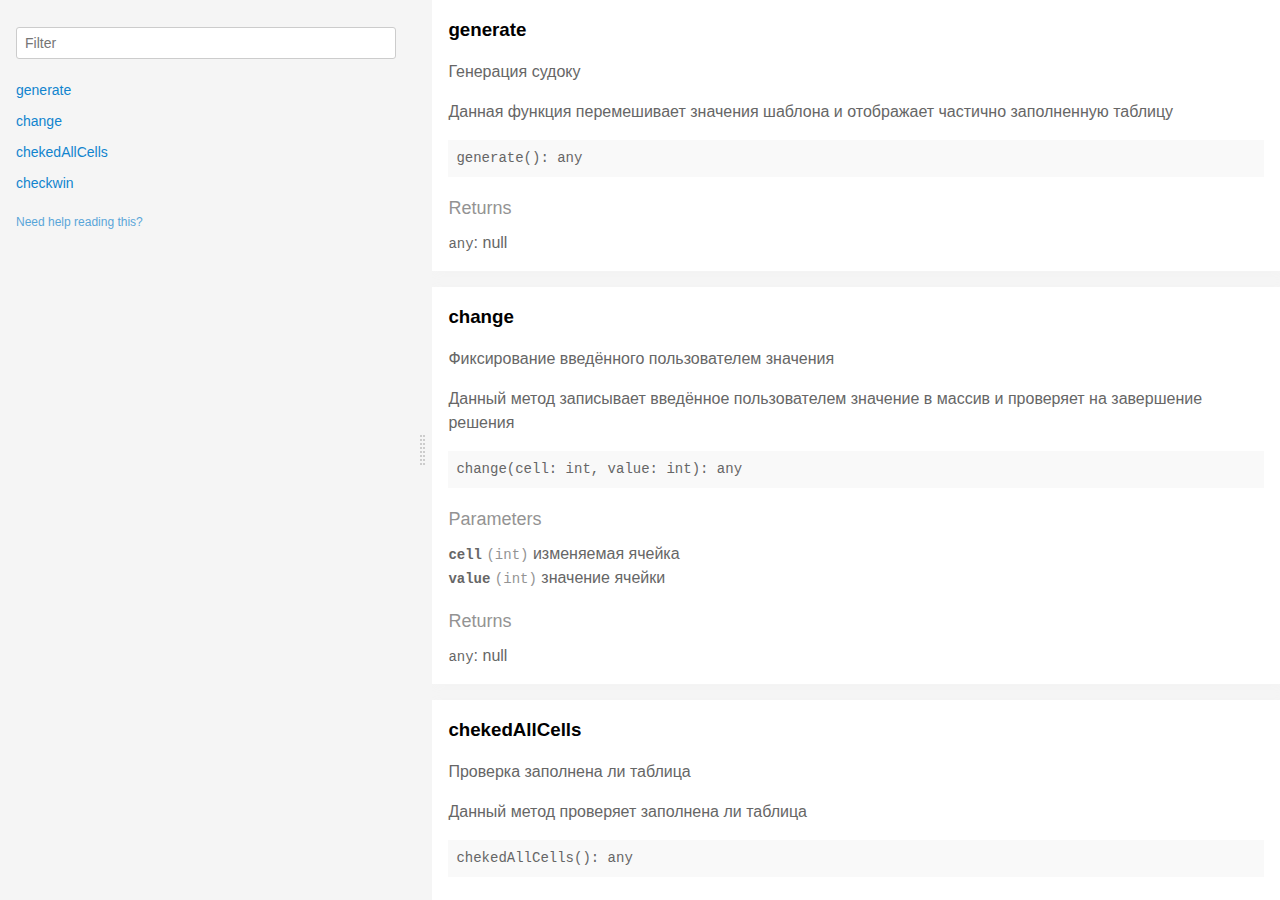
<file: l5/index.html>
<!doctype html>
<html>
<head>
  <meta charset='utf-8' />
  <title>  | Documentation</title>
  <meta name='viewport' content='width=device-width,initial-scale=1'>
  <link href='assets/bass.css' rel='stylesheet' />
  <link href='assets/style.css' rel='stylesheet' />
  <link href='assets/github.css' rel='stylesheet' />
  <link href='assets/split.css' rel='stylesheet' />
</head>
<body class='documentation m0'>
    <div class='flex'>
      <div id='split-left' class='overflow-auto fs0 height-viewport-100'>
        <div class='py1 px2'>
          <h3 class='mb0 no-anchor'></h3>
          <div class='mb1'><code></code></div>
          <input
            placeholder='Filter'
            id='filter-input'
            class='col12 block input'
            type='text' />
          <div id='toc'>
            <ul class='list-reset h5 py1-ul'>
              
                
                <li><a
                  href='#generate'
                  class="">
                  generate
                  
                </a>
                
                </li>
              
                
                <li><a
                  href='#change'
                  class="">
                  change
                  
                </a>
                
                </li>
              
                
                <li><a
                  href='#chekedallcells'
                  class="">
                  chekedAllCells
                  
                </a>
                
                </li>
              
                
                <li><a
                  href='#checkwin'
                  class="">
                  checkwin
                  
                </a>
                
                </li>
              
            </ul>
          </div>
          <div class='mt1 h6 quiet'>
            <a href='https://documentation.js.org/reading-documentation.html'>Need help reading this?</a>
          </div>
        </div>
      </div>
      <div id='split-right' class='relative overflow-auto height-viewport-100'>
        
          
          <section class='p2 mb2 clearfix bg-white minishadow'>

  
  <div class='clearfix'>
    
    <h3 class='fl m0' id='generate'>
      generate
    </h3>
    
    
  </div>
  

  <p>Генерация судоку</p>
<p>Данная функция перемешивает значения шаблона и отображает частично заполненную таблицу</p>

    <div class='pre p1 fill-light mt0'>generate(): any</div>
  
  

  
  
  
  
  
  

  

  

  
    
      <div class='py1 quiet mt1 prose-big'>Returns</div>
      <code>any</code>:
        null

      
    
  

  

  

  

  

  

  
</section>

          
        
          
          <section class='p2 mb2 clearfix bg-white minishadow'>

  
  <div class='clearfix'>
    
    <h3 class='fl m0' id='change'>
      change
    </h3>
    
    
  </div>
  

  <p>Фиксирование введённого пользователем значения</p>
<p>Данный метод записывает введённое пользователем значение в массив
и проверяет на завершение решения</p>

    <div class='pre p1 fill-light mt0'>change(cell: int, value: int): any</div>
  
  

  
  
  
  
  
  

  
    <div class='py1 quiet mt1 prose-big'>Parameters</div>
    <div class='prose'>
      
        <div class='space-bottom0'>
          <div>
            <span class='code bold'>cell</span> <code class='quiet'>(int)</code>
	    изменяемая ячейка

          </div>
          
        </div>
      
        <div class='space-bottom0'>
          <div>
            <span class='code bold'>value</span> <code class='quiet'>(int)</code>
	    значение ячейки

          </div>
          
        </div>
      
    </div>
  

  

  
    
      <div class='py1 quiet mt1 prose-big'>Returns</div>
      <code>any</code>:
        null

      
    
  

  

  

  

  

  

  
</section>

          
        
          
          <section class='p2 mb2 clearfix bg-white minishadow'>

  
  <div class='clearfix'>
    
    <h3 class='fl m0' id='chekedallcells'>
      chekedAllCells
    </h3>
    
    
  </div>
  

  <p>Проверка заполнена ли таблица</p>
<p>Данный метод проверяет заполнена ли таблица</p>

    <div class='pre p1 fill-light mt0'>chekedAllCells(): any</div>
  
  

  
  
  
  
  
  

  

  

  
    
      <div class='py1 quiet mt1 prose-big'>Returns</div>
      <code>any</code>:
        bool результат проверки заполнения всех полей

      
    
  

  

  

  

  

  

  
</section>

          
        
          
          <section class='p2 mb2 clearfix bg-white minishadow'>

  
  <div class='clearfix'>
    
    <h3 class='fl m0' id='checkwin'>
      checkwin
    </h3>
    
    
  </div>
  

  <p>Проверка таблицы на правильность</p>
<p>Данный метод проверяет на наличие совпадений цифр по столбцам,
строкам или блокам 3х3</p>

    <div class='pre p1 fill-light mt0'>checkwin(): any</div>
  
  

  
  
  
  
  
  

  

  

  
    
      <div class='py1 quiet mt1 prose-big'>Returns</div>
      <code>any</code>:
        bool результат проверки правильного заполнения всех полей

      
    
  

  

  

  

  

  

  
</section>

          
        
      </div>
    </div>
  <script src='assets/anchor.js'></script>
  <script src='assets/split.js'></script>
  <script src='assets/site.js'></script>
</body>
</html>
</file>
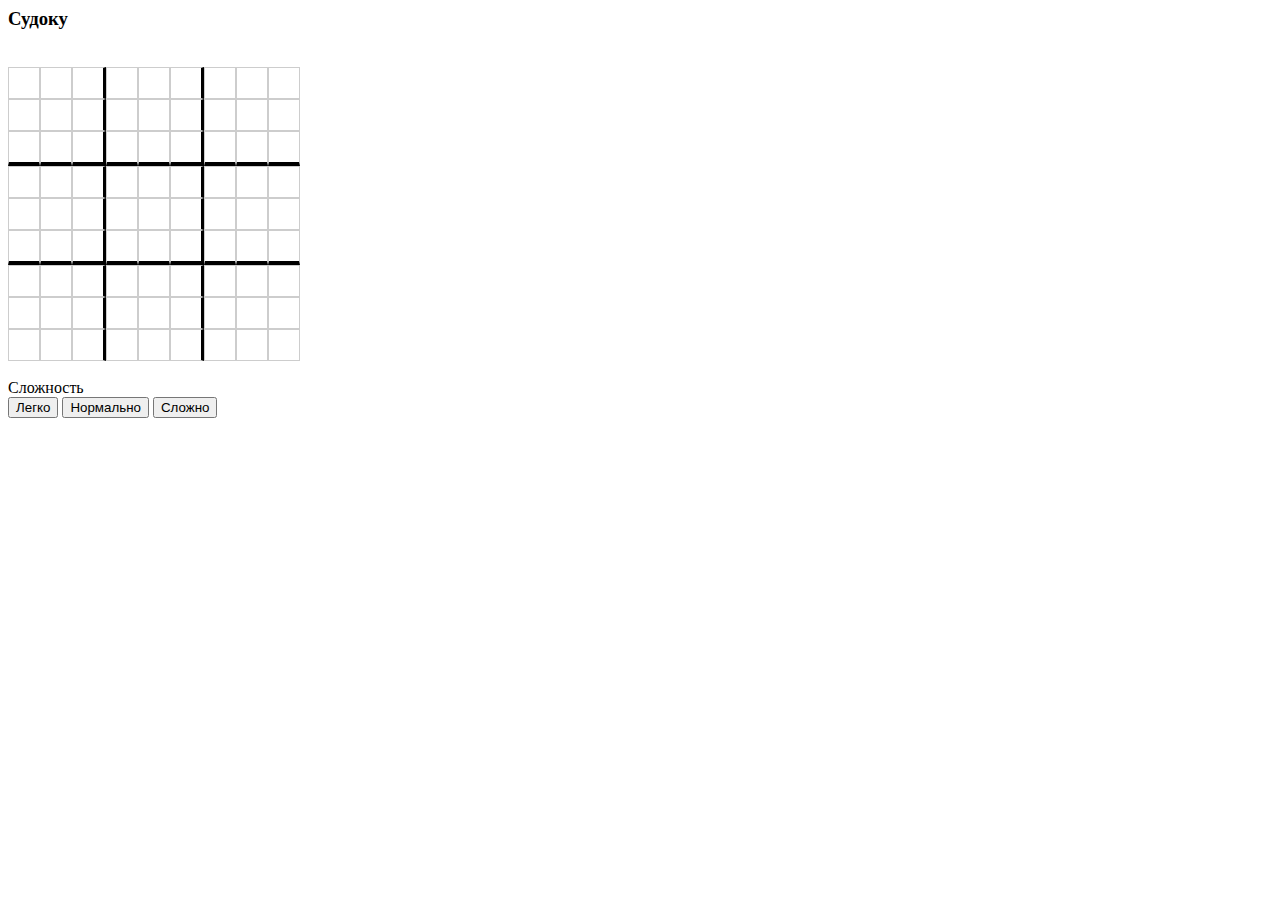
<file: Sudoku/index.html>
<head>
	<meta charset="utf-8">
<link rel="stylesheet" type="text/css" href="style.css">
<script type="text/javascript" src="sudoku.js"></script>
</head>
<body>
<h3>Судоку</h3>
<br>
<form method="Post">
<table id="sudoku" cellspacing="0">
<script>
generate()
</script>
</table>
<br>
Сложность
<br>
<input type="submit" name="ezy" onclick="sessionStorage['complication']=2" value="Легко">
<input type="submit" name="normal" onclick="sessionStorage['complication']=3" value="Нормально">
<input type="submit" name="hard" onclick="sessionStorage['complication']=4" value="Сложно">
</form>
</body>
</file>
<file: l5/assets/bass.css>
/*! Basscss | http://basscss.com | MIT License */

.h1{ font-size: 2rem }
.h2{ font-size: 1.5rem }
.h3{ font-size: 1.25rem }
.h4{ font-size: 1rem }
.h5{ font-size: .875rem }
.h6{ font-size: .75rem }

.font-family-inherit{ font-family:inherit }
.font-size-inherit{ font-size:inherit }
.text-decoration-none{ text-decoration:none }

.bold{ font-weight: bold; font-weight: bold }
.regular{ font-weight:normal }
.italic{ font-style:italic }
.caps{ text-transform:uppercase; letter-spacing: .2em; }

.left-align{ text-align:left }
.center{ text-align:center }
.right-align{ text-align:right }
.justify{ text-align:justify }

.nowrap{ white-space:nowrap }
.break-word{ word-wrap:break-word }

.line-height-1{ line-height: 1 }
.line-height-2{ line-height: 1.125 }
.line-height-3{ line-height: 1.25 }
.line-height-4{ line-height: 1.5 }

.list-style-none{ list-style:none }
.underline{ text-decoration:underline }

.truncate{
  max-width:100%;
  overflow:hidden;
  text-overflow:ellipsis;
  white-space:nowrap;
}

.list-reset{
  list-style:none;
  padding-left:0;
}

.inline{ display:inline }
.block{ display:block }
.inline-block{ display:inline-block }
.table{ display:table }
.table-cell{ display:table-cell }

.overflow-hidden{ overflow:hidden }
.overflow-scroll{ overflow:scroll }
.overflow-auto{ overflow:auto }

.clearfix:before,
.clearfix:after{
  content:" ";
  display:table
}
.clearfix:after{ clear:both }

.left{ float:left }
.right{ float:right }

.fit{ max-width:100% }

.max-width-1{ max-width: 24rem }
.max-width-2{ max-width: 32rem }
.max-width-3{ max-width: 48rem }
.max-width-4{ max-width: 64rem }

.border-box{ box-sizing:border-box }

.align-baseline{ vertical-align:baseline }
.align-top{ vertical-align:top }
.align-middle{ vertical-align:middle }
.align-bottom{ vertical-align:bottom }

.m0{ margin:0 }
.mt0{ margin-top:0 }
.mr0{ margin-right:0 }
.mb0{ margin-bottom:0 }
.ml0{ margin-left:0 }
.mx0{ margin-left:0; margin-right:0 }
.my0{ margin-top:0; margin-bottom:0 }

.m1{ margin: .5rem }
.mt1{ margin-top: .5rem }
.mr1{ margin-right: .5rem }
.mb1{ margin-bottom: .5rem }
.ml1{ margin-left: .5rem }
.mx1{ margin-left: .5rem; margin-right: .5rem }
.my1{ margin-top: .5rem; margin-bottom: .5rem }

.m2{ margin: 1rem }
.mt2{ margin-top: 1rem }
.mr2{ margin-right: 1rem }
.mb2{ margin-bottom: 1rem }
.ml2{ margin-left: 1rem }
.mx2{ margin-left: 1rem; margin-right: 1rem }
.my2{ margin-top: 1rem; margin-bottom: 1rem }

.m3{ margin: 2rem }
.mt3{ margin-top: 2rem }
.mr3{ margin-right: 2rem }
.mb3{ margin-bottom: 2rem }
.ml3{ margin-left: 2rem }
.mx3{ margin-left: 2rem; margin-right: 2rem }
.my3{ margin-top: 2rem; margin-bottom: 2rem }

.m4{ margin: 4rem }
.mt4{ margin-top: 4rem }
.mr4{ margin-right: 4rem }
.mb4{ margin-bottom: 4rem }
.ml4{ margin-left: 4rem }
.mx4{ margin-left: 4rem; margin-right: 4rem }
.my4{ margin-top: 4rem; margin-bottom: 4rem }

.mxn1{ margin-left: -.5rem; margin-right: -.5rem; }
.mxn2{ margin-left: -1rem; margin-right: -1rem; }
.mxn3{ margin-left: -2rem; margin-right: -2rem; }
.mxn4{ margin-left: -4rem; margin-right: -4rem; }

.ml-auto{ margin-left:auto }
.mr-auto{ margin-right:auto }
.mx-auto{ margin-left:auto; margin-right:auto; }

.p0{ padding:0 }
.pt0{ padding-top:0 }
.pr0{ padding-right:0 }
.pb0{ padding-bottom:0 }
.pl0{ padding-left:0 }
.px0{ padding-left:0; padding-right:0 }
.py0{ padding-top:0;  padding-bottom:0 }

.p1{ padding: .5rem }
.pt1{ padding-top: .5rem }
.pr1{ padding-right: .5rem }
.pb1{ padding-bottom: .5rem }
.pl1{ padding-left: .5rem }
.py1{ padding-top: .5rem; padding-bottom: .5rem }
.px1{ padding-left: .5rem; padding-right: .5rem }

.p2{ padding: 1rem }
.pt2{ padding-top: 1rem }
.pr2{ padding-right: 1rem }
.pb2{ padding-bottom: 1rem }
.pl2{ padding-left: 1rem }
.py2{ padding-top: 1rem; padding-bottom: 1rem }
.px2{ padding-left: 1rem; padding-right: 1rem }

.p3{ padding: 2rem }
.pt3{ padding-top: 2rem }
.pr3{ padding-right: 2rem }
.pb3{ padding-bottom: 2rem }
.pl3{ padding-left: 2rem }
.py3{ padding-top: 2rem; padding-bottom: 2rem }
.px3{ padding-left: 2rem; padding-right: 2rem }

.p4{ padding: 4rem }
.pt4{ padding-top: 4rem }
.pr4{ padding-right: 4rem }
.pb4{ padding-bottom: 4rem }
.pl4{ padding-left: 4rem }
.py4{ padding-top: 4rem; padding-bottom: 4rem }
.px4{ padding-left: 4rem; padding-right: 4rem }

.col{
  float:left;
  box-sizing:border-box;
}

.col-right{
  float:right;
  box-sizing:border-box;
}

.col-1{
  width:8.33333%;
}

.col-2{
  width:16.66667%;
}

.col-3{
  width:25%;
}

.col-4{
  width:33.33333%;
}

.col-5{
  width:41.66667%;
}

.col-6{
  width:50%;
}

.col-7{
  width:58.33333%;
}

.col-8{
  width:66.66667%;
}

.col-9{
  width:75%;
}

.col-10{
  width:83.33333%;
}

.col-11{
  width:91.66667%;
}

.col-12{
  width:100%;
}
@media (min-width: 40em){

  .sm-col{
    float:left;
    box-sizing:border-box;
  }

  .sm-col-right{
    float:right;
    box-sizing:border-box;
  }

  .sm-col-1{
    width:8.33333%;
  }

  .sm-col-2{
    width:16.66667%;
  }

  .sm-col-3{
    width:25%;
  }

  .sm-col-4{
    width:33.33333%;
  }

  .sm-col-5{
    width:41.66667%;
  }

  .sm-col-6{
    width:50%;
  }

  .sm-col-7{
    width:58.33333%;
  }

  .sm-col-8{
    width:66.66667%;
  }

  .sm-col-9{
    width:75%;
  }

  .sm-col-10{
    width:83.33333%;
  }

  .sm-col-11{
    width:91.66667%;
  }

  .sm-col-12{
    width:100%;
  }

}
@media (min-width: 52em){

  .md-col{
    float:left;
    box-sizing:border-box;
  }

  .md-col-right{
    float:right;
    box-sizing:border-box;
  }

  .md-col-1{
    width:8.33333%;
  }

  .md-col-2{
    width:16.66667%;
  }

  .md-col-3{
    width:25%;
  }

  .md-col-4{
    width:33.33333%;
  }

  .md-col-5{
    width:41.66667%;
  }

  .md-col-6{
    width:50%;
  }

  .md-col-7{
    width:58.33333%;
  }

  .md-col-8{
    width:66.66667%;
  }

  .md-col-9{
    width:75%;
  }

  .md-col-10{
    width:83.33333%;
  }

  .md-col-11{
    width:91.66667%;
  }

  .md-col-12{
    width:100%;
  }

}
@media (min-width: 64em){

  .lg-col{
    float:left;
    box-sizing:border-box;
  }

  .lg-col-right{
    float:right;
    box-sizing:border-box;
  }

  .lg-col-1{
    width:8.33333%;
  }

  .lg-col-2{
    width:16.66667%;
  }

  .lg-col-3{
    width:25%;
  }

  .lg-col-4{
    width:33.33333%;
  }

  .lg-col-5{
    width:41.66667%;
  }

  .lg-col-6{
    width:50%;
  }

  .lg-col-7{
    width:58.33333%;
  }

  .lg-col-8{
    width:66.66667%;
  }

  .lg-col-9{
    width:75%;
  }

  .lg-col-10{
    width:83.33333%;
  }

  .lg-col-11{
    width:91.66667%;
  }

  .lg-col-12{
    width:100%;
  }

}
.flex{ display:-webkit-box; display:-webkit-flex; display:-ms-flexbox; display:flex }

@media (min-width: 40em){
  .sm-flex{ display:-webkit-box; display:-webkit-flex; display:-ms-flexbox; display:flex }
}

@media (min-width: 52em){
  .md-flex{ display:-webkit-box; display:-webkit-flex; display:-ms-flexbox; display:flex }
}

@media (min-width: 64em){
  .lg-flex{ display:-webkit-box; display:-webkit-flex; display:-ms-flexbox; display:flex }
}

.flex-column{ -webkit-box-orient:vertical; -webkit-box-direction:normal; -webkit-flex-direction:column; -ms-flex-direction:column; flex-direction:column }
.flex-wrap{ -webkit-flex-wrap:wrap; -ms-flex-wrap:wrap; flex-wrap:wrap }

.items-start{ -webkit-box-align:start; -webkit-align-items:flex-start; -ms-flex-align:start; -ms-grid-row-align:flex-start; align-items:flex-start }
.items-end{ -webkit-box-align:end; -webkit-align-items:flex-end; -ms-flex-align:end; -ms-grid-row-align:flex-end; align-items:flex-end }
.items-center{ -webkit-box-align:center; -webkit-align-items:center; -ms-flex-align:center; -ms-grid-row-align:center; align-items:center }
.items-baseline{ -webkit-box-align:baseline; -webkit-align-items:baseline; -ms-flex-align:baseline; -ms-grid-row-align:baseline; align-items:baseline }
.items-stretch{ -webkit-box-align:stretch; -webkit-align-items:stretch; -ms-flex-align:stretch; -ms-grid-row-align:stretch; align-items:stretch }

.self-start{ -webkit-align-self:flex-start; -ms-flex-item-align:start; align-self:flex-start }
.self-end{ -webkit-align-self:flex-end; -ms-flex-item-align:end; align-self:flex-end }
.self-center{ -webkit-align-self:center; -ms-flex-item-align:center; align-self:center }
.self-baseline{ -webkit-align-self:baseline; -ms-flex-item-align:baseline; align-self:baseline }
.self-stretch{ -webkit-align-self:stretch; -ms-flex-item-align:stretch; align-self:stretch }

.justify-start{ -webkit-box-pack:start; -webkit-justify-content:flex-start; -ms-flex-pack:start; justify-content:flex-start }
.justify-end{ -webkit-box-pack:end; -webkit-justify-content:flex-end; -ms-flex-pack:end; justify-content:flex-end }
.justify-center{ -webkit-box-pack:center; -webkit-justify-content:center; -ms-flex-pack:center; justify-content:center }
.justify-between{ -webkit-box-pack:justify; -webkit-justify-content:space-between; -ms-flex-pack:justify; justify-content:space-between }
.justify-around{ -webkit-justify-content:space-around; -ms-flex-pack:distribute; justify-content:space-around }

.content-start{ -webkit-align-content:flex-start; -ms-flex-line-pack:start; align-content:flex-start }
.content-end{ -webkit-align-content:flex-end; -ms-flex-line-pack:end; align-content:flex-end }
.content-center{ -webkit-align-content:center; -ms-flex-line-pack:center; align-content:center }
.content-between{ -webkit-align-content:space-between; -ms-flex-line-pack:justify; align-content:space-between }
.content-around{ -webkit-align-content:space-around; -ms-flex-line-pack:distribute; align-content:space-around }
.content-stretch{ -webkit-align-content:stretch; -ms-flex-line-pack:stretch; align-content:stretch }
.flex-auto{
  -webkit-box-flex:1;
  -webkit-flex:1 1 auto;
      -ms-flex:1 1 auto;
          flex:1 1 auto;
  min-width:0;
  min-height:0;
}
.flex-none{ -webkit-box-flex:0; -webkit-flex:none; -ms-flex:none; flex:none }
.fs0{ flex-shrink: 0 }

.order-0{ -webkit-box-ordinal-group:1; -webkit-order:0; -ms-flex-order:0; order:0 }
.order-1{ -webkit-box-ordinal-group:2; -webkit-order:1; -ms-flex-order:1; order:1 }
.order-2{ -webkit-box-ordinal-group:3; -webkit-order:2; -ms-flex-order:2; order:2 }
.order-3{ -webkit-box-ordinal-group:4; -webkit-order:3; -ms-flex-order:3; order:3 }
.order-last{ -webkit-box-ordinal-group:100000; -webkit-order:99999; -ms-flex-order:99999; order:99999 }

.relative{ position:relative }
.absolute{ position:absolute }
.fixed{ position:fixed }

.top-0{ top:0 }
.right-0{ right:0 }
.bottom-0{ bottom:0 }
.left-0{ left:0 }

.z1{ z-index: 1 }
.z2{ z-index: 2 }
.z3{ z-index: 3 }
.z4{ z-index: 4 }

.border{
  border-style:solid;
  border-width: 1px;
}

.border-top{
  border-top-style:solid;
  border-top-width: 1px;
}

.border-right{
  border-right-style:solid;
  border-right-width: 1px;
}

.border-bottom{
  border-bottom-style:solid;
  border-bottom-width: 1px;
}

.border-left{
  border-left-style:solid;
  border-left-width: 1px;
}

.border-none{ border:0 }

.rounded{ border-radius: 3px }
.circle{ border-radius:50% }

.rounded-top{ border-radius: 3px 3px 0 0 }
.rounded-right{ border-radius: 0 3px 3px 0 }
.rounded-bottom{ border-radius: 0 0 3px 3px }
.rounded-left{ border-radius: 3px 0 0 3px }

.not-rounded{ border-radius:0 }

.hide{
  position:absolute !important;
  height:1px;
  width:1px;
  overflow:hidden;
  clip:rect(1px, 1px, 1px, 1px);
}

@media (max-width: 40em){
  .xs-hide{ display:none !important }
}

@media (min-width: 40em) and (max-width: 52em){
  .sm-hide{ display:none !important }
}

@media (min-width: 52em) and (max-width: 64em){
  .md-hide{ display:none !important }
}

@media (min-width: 64em){
  .lg-hide{ display:none !important }
}

.display-none{ display:none !important }
</file>
<file: l5/assets/style.css>
.documentation {
  font-family: Helvetica, sans-serif;
  color: #666;
  line-height: 1.5;
  background: #f5f5f5;
}

.black {
  color: #666;
}

.bg-white {
  background-color: #fff;
}

h4 {
  margin: 20px 0 10px 0;
}

.documentation h3 {
  color: #000;
}

.border-bottom {
  border-color: #ddd;
}

a {
  color: #1184CE;
  text-decoration: none;
}

.documentation a[href]:hover {
  text-decoration: underline;
}

a:hover {
  cursor: pointer;
}

.py1-ul li {
  padding: 5px 0;
}

.max-height-100 {
  max-height: 100%;
}

.height-viewport-100 {
  height: 100vh;
}

section:target h3 {
  font-weight:700;
}

.documentation td,
.documentation th {
    padding: .25rem .25rem;
}

h1:hover .anchorjs-link,
h2:hover .anchorjs-link,
h3:hover .anchorjs-link,
h4:hover .anchorjs-link {
  opacity: 1;
}

.fix-3 {
  width: 25%;
  max-width: 244px;
}

.fix-3 {
  width: 25%;
  max-width: 244px;
}

@media (min-width: 52em) {
  .fix-margin-3 {
    margin-left: 25%;
  }
}

.pre, pre, code, .code {
  font-family: Source Code Pro,Menlo,Consolas,Liberation Mono,monospace;
  font-size: 14px;
}

.fill-light {
  background: #F9F9F9;
}

.width2 {
  width: 1rem;
}

.input {
  font-family: inherit;
  display: block;
  width: 100%;
  height: 2rem;
  padding: .5rem;
  margin-bottom: 1rem;
  border: 1px solid #ccc;
  font-size: .875rem;
  border-radius: 3px;
  box-sizing: border-box;
}

table {
  border-collapse: collapse;
}

.prose table th,
.prose table td {
  text-align: left;
  padding:8px;
  border:1px solid #ddd;
}

.prose table th:nth-child(1) { border-right: none; }
.prose table th:nth-child(2) { border-left: none; }

.prose table {
  border:1px solid #ddd;
}

.prose-big {
  font-size: 18px;
  line-height: 30px;
}

.quiet {
  opacity: 0.7;
}

.minishadow {
  box-shadow: 2px 2px 10px #f3f3f3;
}
</file>
<file: l5/assets/github.css>
/*

github.com style (c) Vasily Polovnyov <vast@whiteants.net>

*/

.hljs {
  display: block;
  overflow-x: auto;
  padding: 0.5em;
  color: #333;
  background: #f8f8f8;
  -webkit-text-size-adjust: none;
}

.hljs-comment,
.diff .hljs-header,
.hljs-javadoc {
  color: #998;
  font-style: italic;
}

.hljs-keyword,
.css .rule .hljs-keyword,
.hljs-winutils,
.nginx .hljs-title,
.hljs-subst,
.hljs-request,
.hljs-status {
  color: #1184CE;
}

.hljs-number,
.hljs-hexcolor,
.ruby .hljs-constant {
  color: #ed225d;
}

.hljs-string,
.hljs-tag .hljs-value,
.hljs-phpdoc,
.hljs-dartdoc,
.tex .hljs-formula {
  color: #ed225d;
}

.hljs-title,
.hljs-id,
.scss .hljs-preprocessor {
  color: #900;
  font-weight: bold;
}

.hljs-list .hljs-keyword,
.hljs-subst {
  font-weight: normal;
}

.hljs-class .hljs-title,
.hljs-type,
.vhdl .hljs-literal,
.tex .hljs-command {
  color: #458;
  font-weight: bold;
}

.hljs-tag,
.hljs-tag .hljs-title,
.hljs-rules .hljs-property,
.django .hljs-tag .hljs-keyword {
  color: #000080;
  font-weight: normal;
}

.hljs-attribute,
.hljs-variable,
.lisp .hljs-body {
  color: #008080;
}

.hljs-regexp {
  color: #009926;
}

.hljs-symbol,
.ruby .hljs-symbol .hljs-string,
.lisp .hljs-keyword,
.clojure .hljs-keyword,
.scheme .hljs-keyword,
.tex .hljs-special,
.hljs-prompt {
  color: #990073;
}

.hljs-built_in {
  color: #0086b3;
}

.hljs-preprocessor,
.hljs-pragma,
.hljs-pi,
.hljs-doctype,
.hljs-shebang,
.hljs-cdata {
  color: #999;
  font-weight: bold;
}

.hljs-deletion {
  background: #fdd;
}

.hljs-addition {
  background: #dfd;
}

.diff .hljs-change {
  background: #0086b3;
}

.hljs-chunk {
  color: #aaa;
}
</file>
<file: l5/assets/split.css>
.gutter {
    background-color: #f5f5f5;
    background-repeat: no-repeat;
    background-position: 50%;
}

.gutter.gutter-vertical {
    background-image:  url('[data-uri]');
    cursor: ns-resize;
}

.gutter.gutter-horizontal {
    background-image:  url('[data-uri]');
    cursor: ew-resize;
}
</file>
<file: Sudoku/style.css>
#sudoku 
td{border:1px solid #cdcdcd;
	background:#f8f8f8;
	padding: 5px 10px;margin:0;
	} 
	#sudoku 
tr.border_bottom td {
  border-bottom:3pt solid black;
}
	#sudoku 
	.l {margin:0;
		padding:0;
		
		}
	#sudoku  
	.tright {
		background:#f8f8f8;
	padding: 5px 10px;margin:0;
		border-right:3px solid black;		
		} 
	#sudoku  
	.lright {
		margin:0;
		padding:0;
		border-right:3px solid black;		
		} 
	#sudoku 
	input{height:30px;
		width:30px;
		border:0 none;
		text-align:center;
	}
</file>
